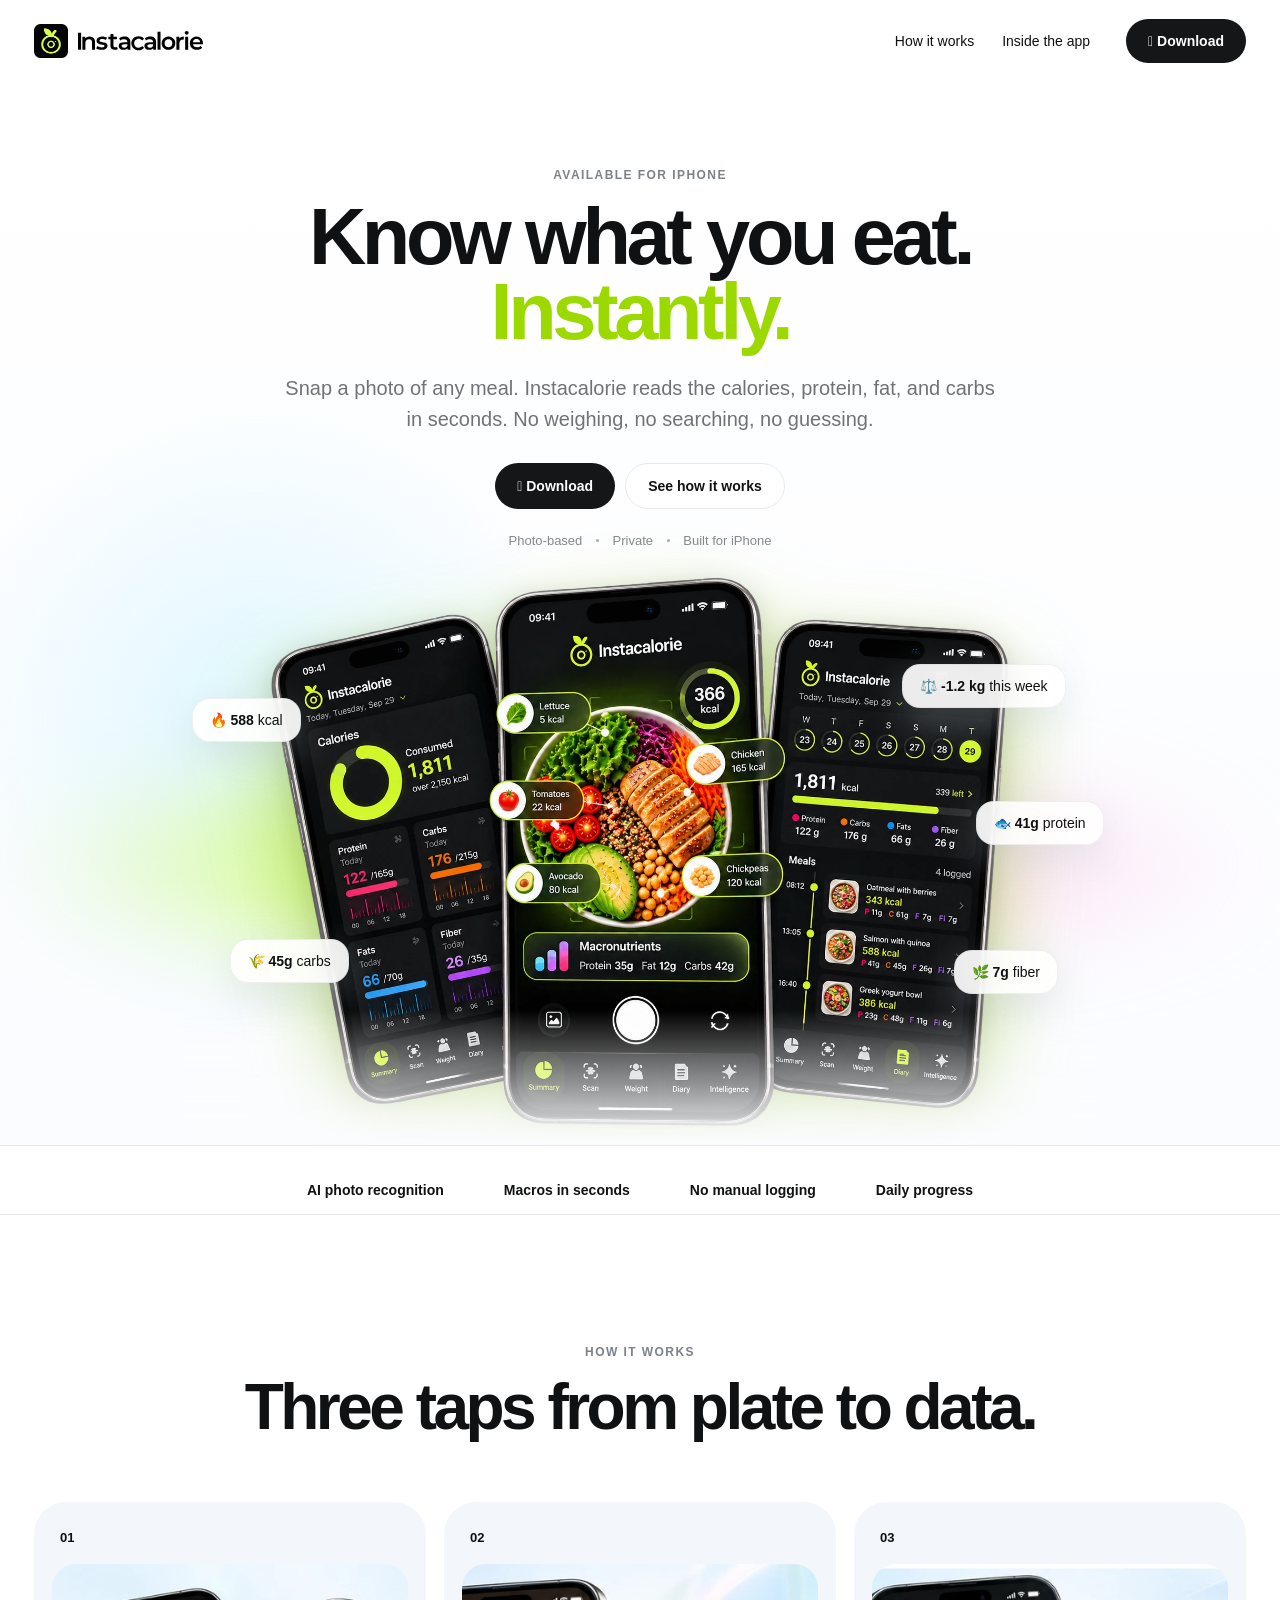
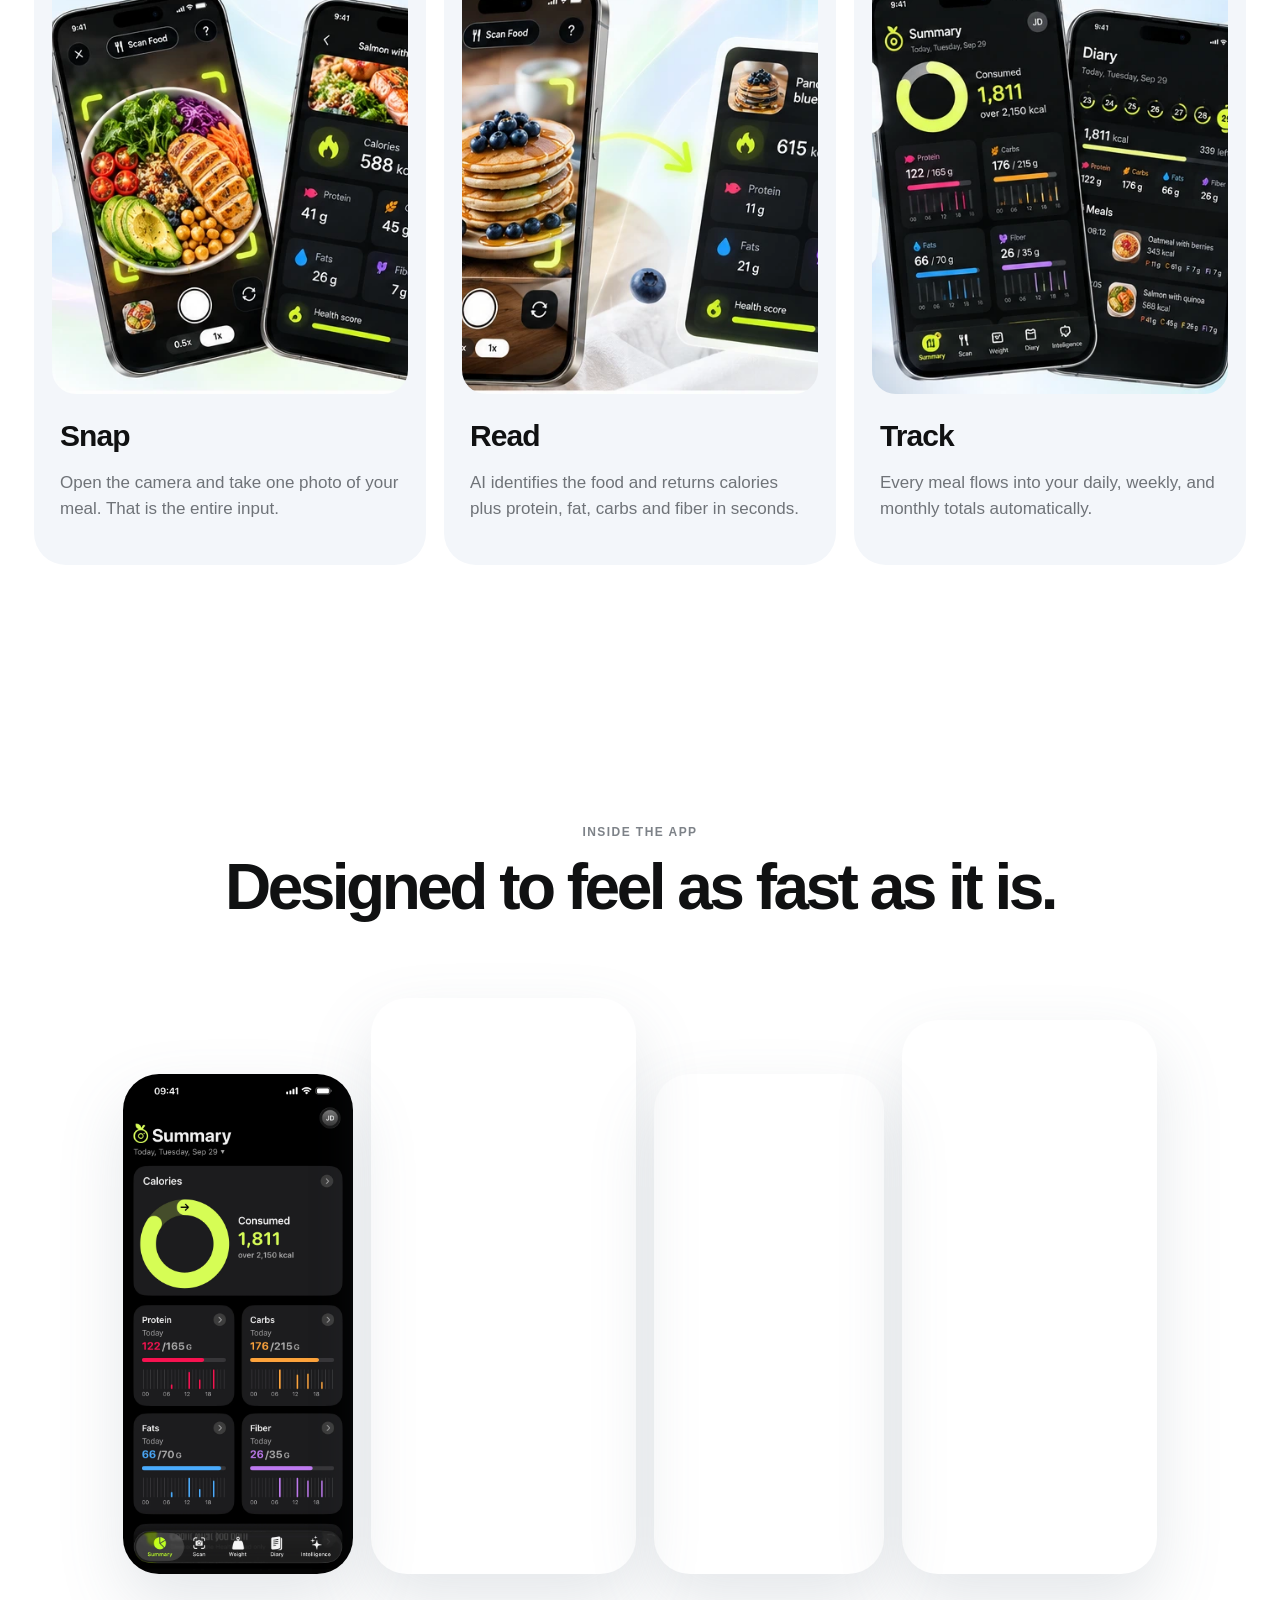
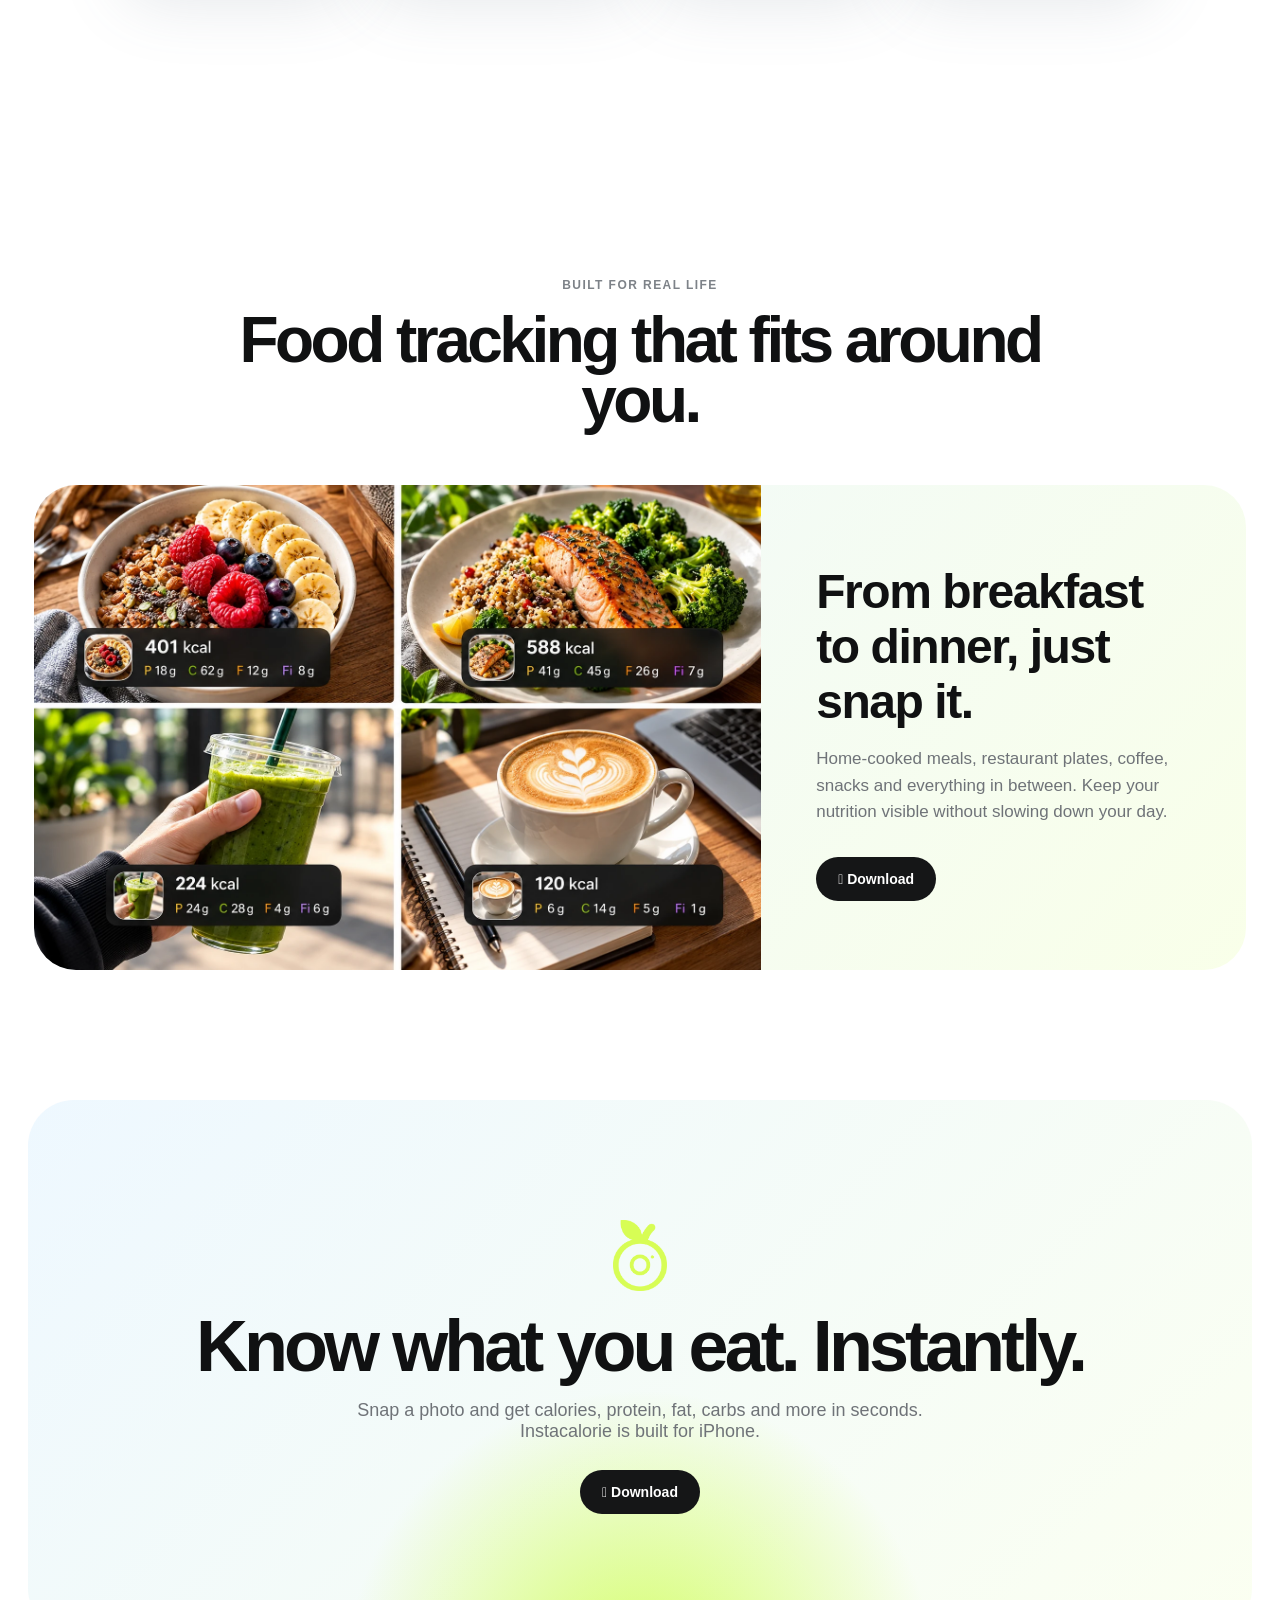
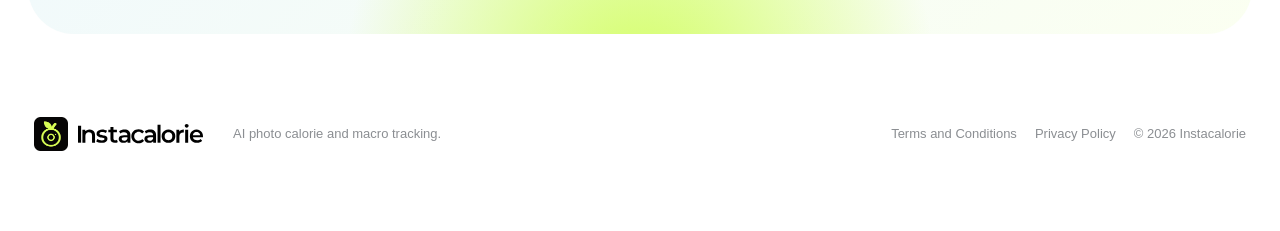
<file: index.html>
<!doctype html><html lang="en"><head>
<meta charset="utf-8">
<script>document.documentElement.classList.add("js")</script>
<meta name="viewport" content="width=device-width,initial-scale=1,viewport-fit=cover">
<title>Instacalorie. Know what you eat. Instantly.</title>
<meta name="description" content="Snap a photo of any meal. Instacalorie reads the calories, protein, fat and carbs in seconds. AI photo calorie and macro tracker for iPhone.">
<meta name="robots" content="index,follow,max-image-preview:large,max-snippet:-1">
<link rel="canonical" href="https://instacalorie.com/">
<meta name="theme-color" content="#9bd900">
<meta property="og:type" content="website">
<meta property="og:site_name" content="Instacalorie">
<meta property="og:title" content="Instacalorie. Know what you eat. Instantly.">
<meta property="og:description" content="Snap a photo of any meal and get calories, protein, fat and carbs in seconds. Built for iPhone.">
<meta property="og:url" content="https://instacalorie.com/">
<meta property="og:image" content="https://instacalorie.com/assets/og.jpg">
<meta property="og:image:width" content="1200">
<meta property="og:image:height" content="627">
<meta property="og:image:alt" content="Instacalorie">
<meta name="twitter:card" content="summary_large_image">
<meta name="twitter:title" content="Instacalorie. Know what you eat. Instantly.">
<meta name="twitter:description" content="Snap a photo of any meal and get calories, protein, fat and carbs in seconds. Built for iPhone.">
<meta name="twitter:image" content="https://instacalorie.com/assets/og.jpg">
<link rel="icon" type="image/png" sizes="32x32" href="/assets/img/favicon-32.png">
<link rel="apple-touch-icon" sizes="180x180" href="/assets/img/favicon-180.png">
<link rel="manifest" href="/site.webmanifest">
<link rel="preload" as="image" href="assets/hero.webp" fetchpriority="high">
<link rel="stylesheet" href="styles.css">
<meta property="og:locale" content="en_US">
<meta name="apple-itunes-app" content="app-id=6816730159">
<script type="application/ld+json">
{
  "@context": "https://schema.org",
  "@graph": [
    {
      "@type": "Organization",
      "@id": "https://instacalorie.com/#org",
      "name": "Instacalorie",
      "url": "https://instacalorie.com/",
      "logo": "https://instacalorie.com/assets/logo.png",
      "email": "instacalorieapp@gmail.com"
    },
    {
      "@type": "WebSite",
      "@id": "https://instacalorie.com/#site",
      "url": "https://instacalorie.com/",
      "name": "Instacalorie",
      "publisher": {"@id": "https://instacalorie.com/#org"},
      "inLanguage": "en"
    },
    {
      "@type": "MobileApplication",
      "@id": "https://instacalorie.com/#app",
      "name": "Instacalorie",
      "url": "https://instacalorie.com/",
      "installUrl": "https://apps.apple.com/us/app/instacalorie-ai-calorie-scan/id6816730159",
      "sameAs": ["https://apps.apple.com/us/app/instacalorie-ai-calorie-scan/id6816730159"],
      "image": "https://instacalorie.com/assets/og.jpg",
      "description": "Snap a photo of any meal and get calories, protein, fat, carbs and fiber in seconds. Meals roll into daily, weekly and monthly totals, with a diary, weight tracking and goals.",
      "operatingSystem": "iOS",
      "applicationCategory": "HealthApplication",
      "offers": {"@type": "Offer", "price": "0", "priceCurrency": "USD", "description": "Free to download. Scanning, Intelligence and goal suggestions need a Premium subscription with a free week."},
      "author": {"@id": "https://instacalorie.com/#org"}
    }
  ]
}
</script>
</head><body>
<header class="nav"><a class="brand" href="#"><img src="assets/logo.png" alt="" width="256" height="256" decoding="async"><img class="wordmark" src="/assets/wordmark.svg" alt="Instacalorie" width="125" height="20" decoding="async"></a><nav><a href="#how">How it works</a><a href="#inside">Inside the app</a></nav><a class="pill dark appstore" href="https://apps.apple.com/us/app/instacalorie-ai-calorie-scan/id6816730159" target="_blank" rel="noopener"> Download</a></header>
<main>
<section class="hero"><div class="eyebrow rise">Available for iPhone</div><h1 class="rise">Know what you eat.<br><em>Instantly.</em></h1><p class="rise">Snap a photo of any meal. Instacalorie reads the calories, protein, fat, and carbs in seconds. No weighing, no searching, no guessing.</p><div class="actions rise"><a class="pill dark appstore" href="https://apps.apple.com/us/app/instacalorie-ai-calorie-scan/id6816730159" target="_blank" rel="noopener"> Download</a><a class="pill light" href="#how">See how it works</a></div><div class="trust rise">Photo-based <i></i> Private <i></i> Built for iPhone</div><div class="hero-art rise"><span class="aurora" aria-hidden="true"></span><img class="ph hero-img" src="assets/hero.webp" alt="Three phones showing the Summary, a meal scan with its ingredients and calories, and the Diary" width="1444" height="1089" fetchpriority="high" decoding="async"><div class="float f1" aria-hidden="true">🔥 <b>588</b> kcal</div><div class="float f2" aria-hidden="true">🐟 <b>41g</b> protein</div><div class="float f3" aria-hidden="true">🌾 <b>45g</b> carbs</div><div class="float f4" aria-hidden="true">⚖️ <b>-1.2 kg</b> this week</div><div class="float f5" aria-hidden="true">🌿 <b>7g</b> fiber</div></div></section>
<section class="ticker" data-stagger><span class="reveal">AI photo recognition</span><span class="reveal">Macros in seconds</span><span class="reveal">No manual logging</span><span class="reveal">Daily progress</span></section>
<section id="how" class="section"><div class="kicker reveal">How it works</div><h2 class="reveal">Three taps from plate to data.</h2><div class="steps" data-stagger><article class="reveal"><b>01</b><div class="media"><img class="ph" src="assets/scan-ai.webp" alt="A phone photographing a plate of food" width="768" height="512" loading="lazy" decoding="async"></div><h3>Snap</h3><p>Open the camera and take one photo of your meal. That is the entire input.</p></article><article class="reveal"><b>02</b><div class="media"><img class="ph" src="assets/breakfast-ai.webp" alt="A breakfast plate" width="768" height="512" loading="lazy" decoding="async"></div><h3>Read</h3><p>AI identifies the food and returns calories plus protein, fat, carbs and fiber in seconds.</p></article><article class="reveal"><b>03</b><div class="media"><img class="ph" src="assets/dashboard-ai.webp" alt="Daily totals on a phone" width="768" height="512" loading="lazy" decoding="async"></div><h3>Track</h3><p>Every meal flows into your daily, weekly, and monthly totals automatically.</p></article></div></section>

<section id="inside" class="section"><div class="kicker reveal">Inside the app</div><h2 class="reveal">Designed to feel as fast as it is.</h2><p class="swipe reveal" aria-hidden="true">Swipe to see more</p><div class="phones" data-stagger><img class="ph reveal" src="assets/summary.webp" alt="Summary screen" width="1320" height="2868" loading="lazy" decoding="async"><img class="ph reveal" src="assets/calories.webp" alt="Calories page" width="1320" height="2868" loading="lazy" decoding="async"><img class="ph reveal" src="assets/diary.webp" alt="Diary screen" width="1320" height="2868" loading="lazy" decoding="async"><img class="ph reveal" src="assets/meal.webp" alt="Meal page" width="851" height="1848" loading="lazy" decoding="async"></div></section>
<section class="section"><div class="kicker reveal">Built for real life</div><h2 class="reveal">Food tracking that fits around you.</h2><div class="life reveal"><img class="ph" src="assets/lifestyle-ai.webp" alt="Four meals with their calories and macros: a fruit bowl, salmon with quinoa, a green smoothie and a coffee" width="1536" height="1024" loading="lazy" decoding="async"><div class="life-copy"><h3>From breakfast to dinner, just snap it.</h3><p>Home-cooked meals, restaurant plates, coffee, snacks and everything in between. Keep your nutrition visible without slowing down your day.</p><a class="pill dark appstore" href="https://apps.apple.com/us/app/instacalorie-ai-calorie-scan/id6816730159" target="_blank" rel="noopener"> Download</a></div></div></section>
<section id="cta" class="cta" data-stagger><img class="reveal" src="assets/mark.png" alt="" width="685" height="899" loading="lazy" decoding="async"><h2 class="reveal">Know what you eat. Instantly.</h2><p class="reveal">Snap a photo and get calories, protein, fat, carbs and more in seconds. Instacalorie is built for iPhone.</p><a class="pill dark appstore reveal" href="https://apps.apple.com/us/app/instacalorie-ai-calorie-scan/id6816730159" target="_blank" rel="noopener"> Download</a></section>
</main><footer><a class="brand" href="/"><img src="/assets/logo.png" alt="" width="256" height="256" loading="lazy" decoding="async"><img class="wordmark" src="/assets/wordmark.svg" alt="Instacalorie" width="125" height="20" loading="lazy" decoding="async"></a><span class="tagline">AI photo calorie and macro tracking.</span><span class="foot-links"><a href="/terms/">Terms and Conditions</a><a href="/privacy/">Privacy Policy</a><span>© 2026 Instacalorie</span></span></footer>
<script src="script.js"></script></body></html>
</file>
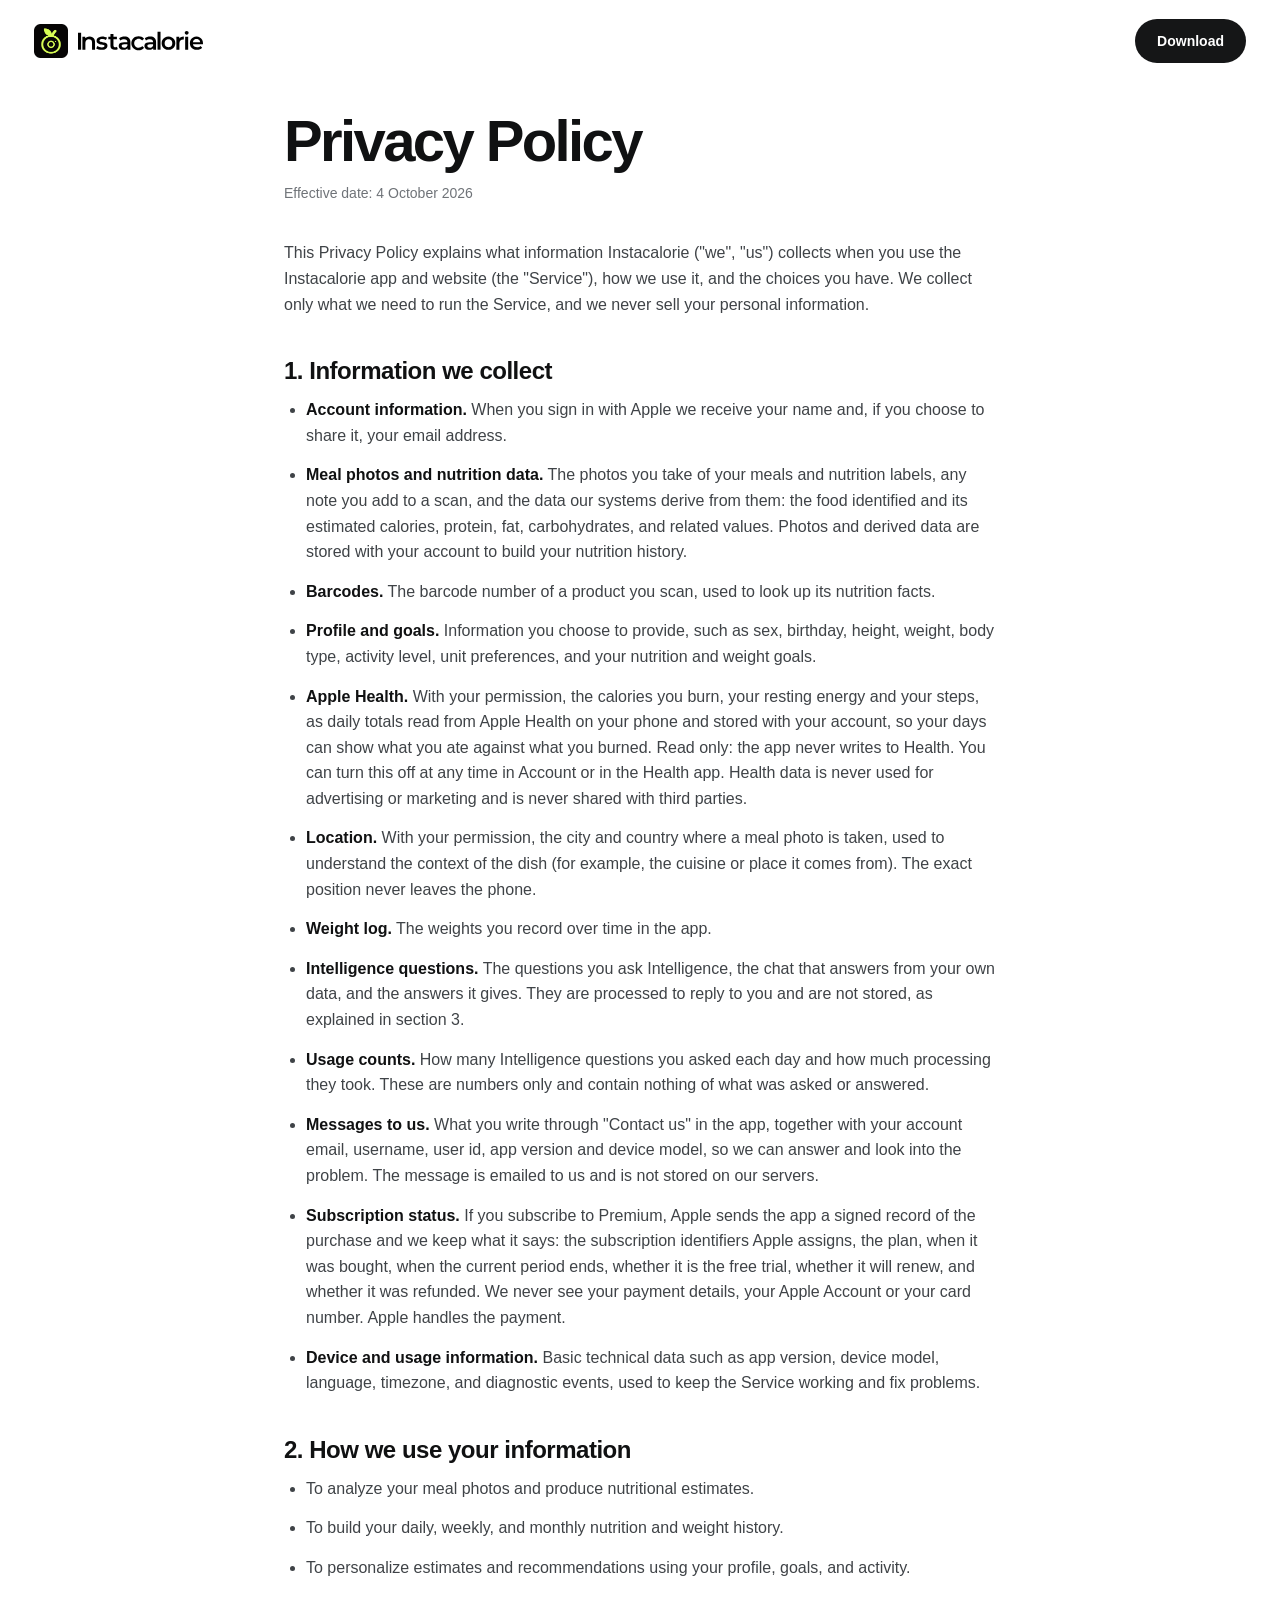
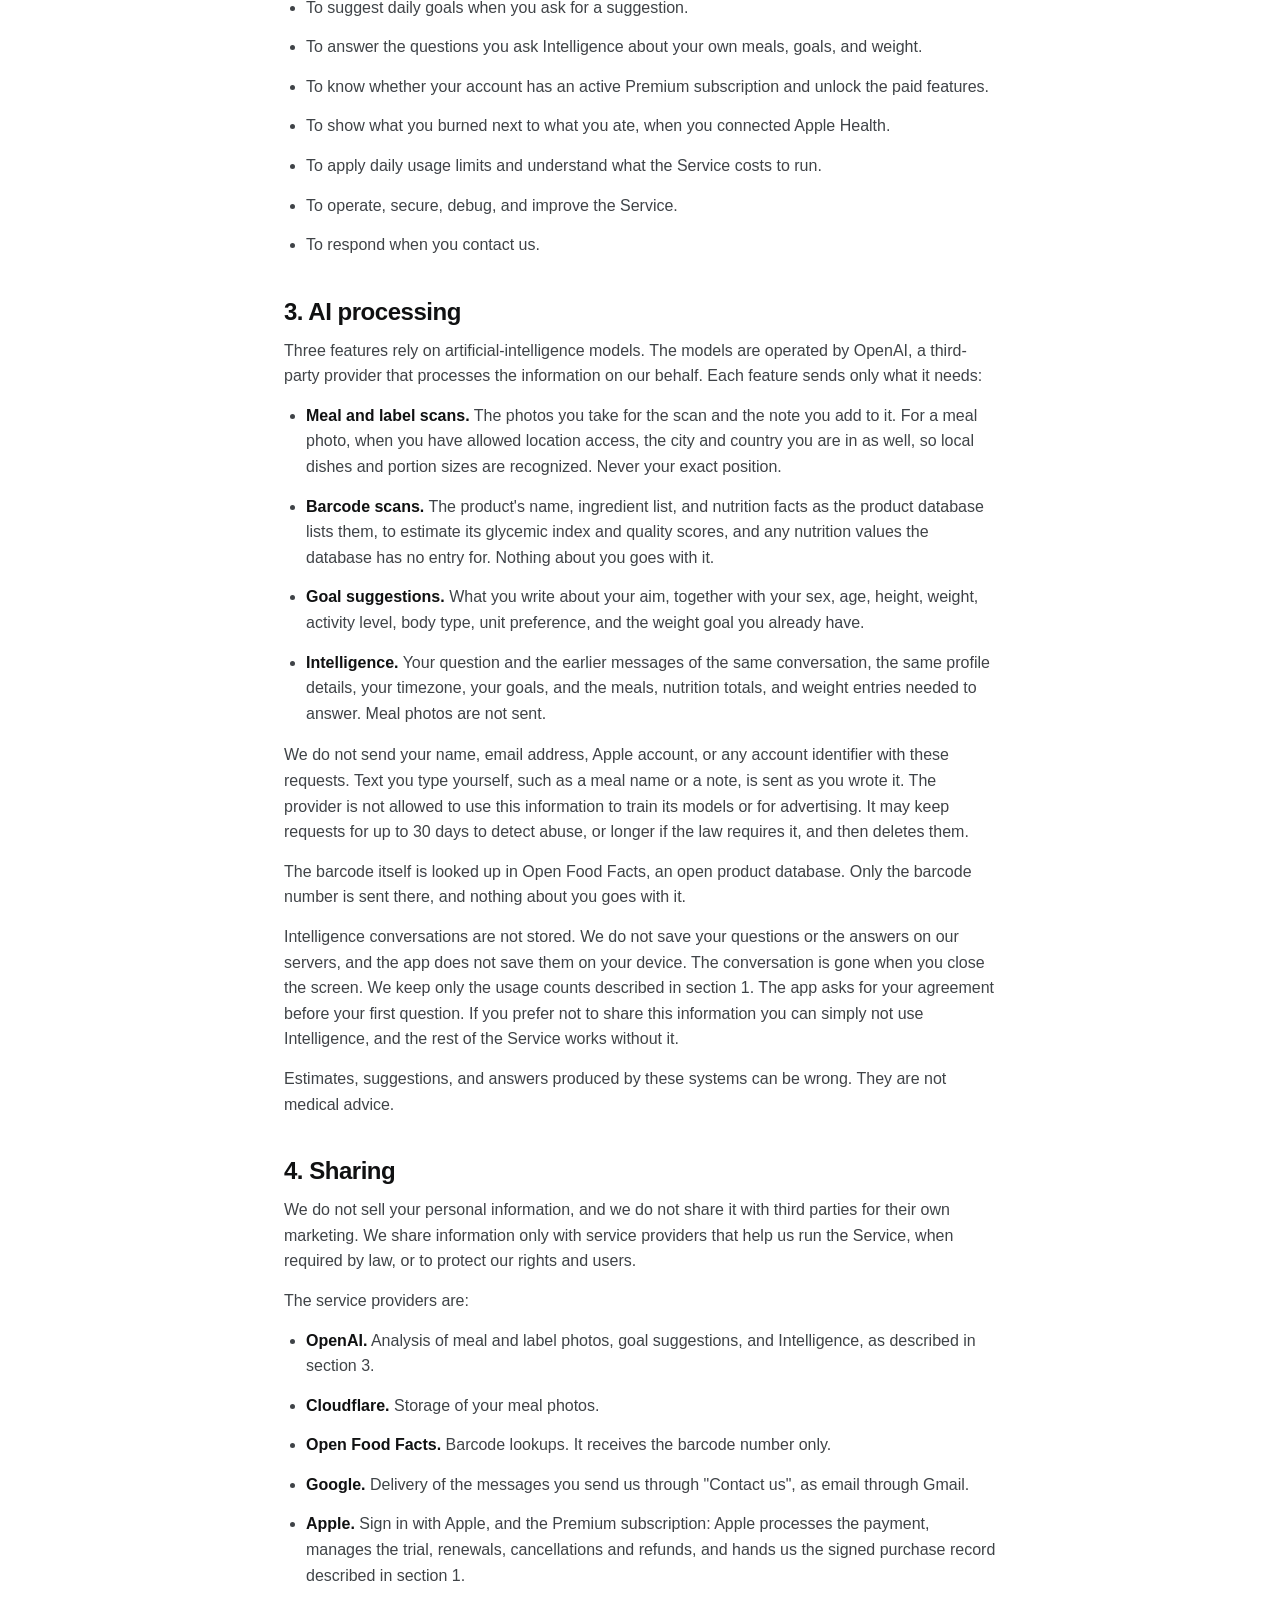
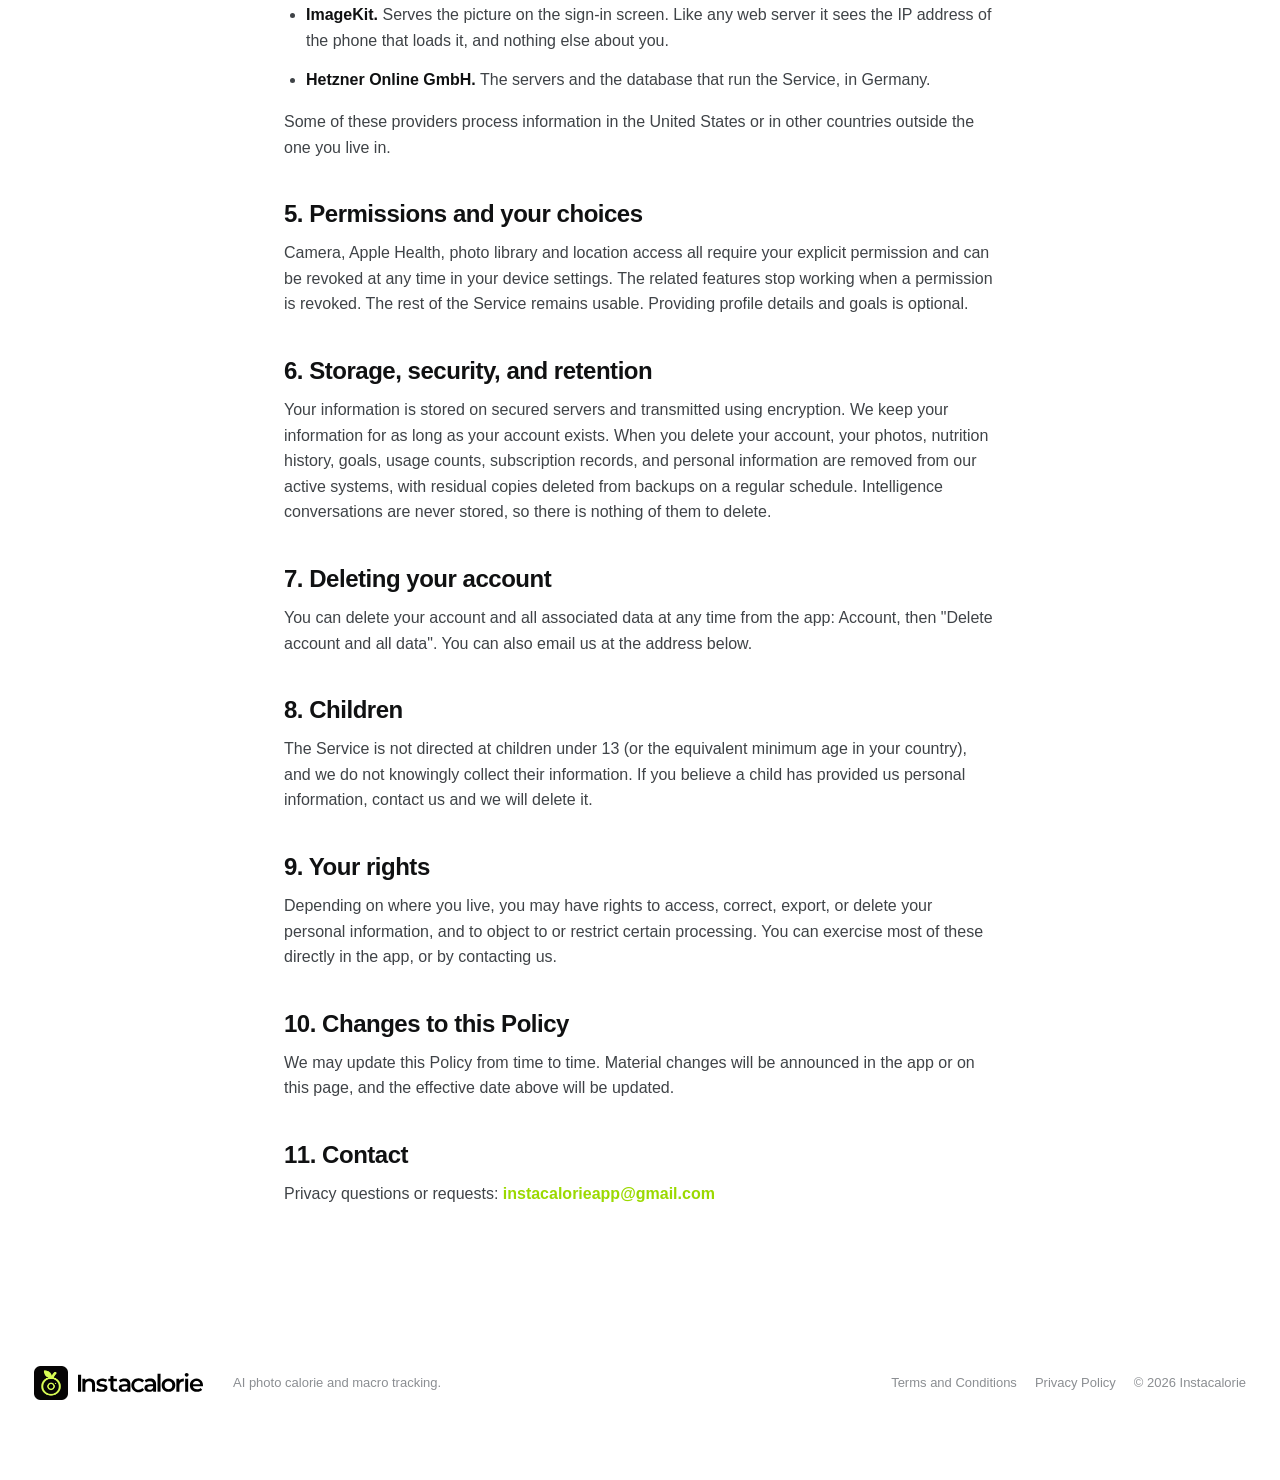
<file: privacy/index.html>
<!doctype html>
<html lang="en">
<head>
<meta charset="utf-8">
<meta name="viewport" content="width=device-width,initial-scale=1,viewport-fit=cover">
<title>Privacy Policy · Instacalorie</title>
<meta name="description" content="Privacy Policy for the Instacalorie app.">
<meta name="robots" content="index,follow">
<link rel="canonical" href="https://instacalorie.com/privacy/">
<meta name="theme-color" content="#9bd900">
<link rel="icon" type="image/png" sizes="32x32" href="/assets/img/favicon-32.png">
<link rel="apple-touch-icon" sizes="180x180" href="/assets/img/favicon-180.png">
<link rel="stylesheet" href="/styles.css">
</head>
<body>
<header class="nav"><a class="brand" href="/"><img src="/assets/logo.png" alt=""><img class="wordmark" src="/assets/wordmark.svg" alt="Instacalorie"></a><a class="pill dark appstore" href="https://apps.apple.com/us/app/instacalorie-ai-calorie-scan/id6816730159" target="_blank" rel="noopener"> Download</a></header>
<main class="legal">
  <h1>Privacy Policy</h1>
  <p class="updated">Effective date: 4 October 2026</p>

  <p>This Privacy Policy explains what information Instacalorie ("we", "us") collects when you use the Instacalorie app and website (the "Service"), how we use it, and the choices you have. We collect only what we need to run the Service, and we never sell your personal information.</p>

  <h2>1. Information we collect</h2>
  <ul>
    <li><strong>Account information.</strong> When you sign in with Apple we receive your name and, if you choose to share it, your email address.</li>
    <li><strong>Meal photos and nutrition data.</strong> The photos you take of your meals and nutrition labels, any note you add to a scan, and the data our systems derive from them: the food identified and its estimated calories, protein, fat, carbohydrates, and related values. Photos and derived data are stored with your account to build your nutrition history.</li>
    <li><strong>Barcodes.</strong> The barcode number of a product you scan, used to look up its nutrition facts.</li>
    <li><strong>Profile and goals.</strong> Information you choose to provide, such as sex, birthday, height, weight, body type, activity level, unit preferences, and your nutrition and weight goals.</li>
    <li><strong>Apple Health.</strong> With your permission, the calories you burn, your resting energy and your steps, as daily totals read from Apple Health on your phone and stored with your account, so your days can show what you ate against what you burned. Read only: the app never writes to Health. You can turn this off at any time in Account or in the Health app. Health data is never used for advertising or marketing and is never shared with third parties.</li>
    <li><strong>Location.</strong> With your permission, the city and country where a meal photo is taken, used to understand the context of the dish (for example, the cuisine or place it comes from). The exact position never leaves the phone.</li>
    <li><strong>Weight log.</strong> The weights you record over time in the app.</li>
    <li><strong>Intelligence questions.</strong> The questions you ask Intelligence, the chat that answers from your own data, and the answers it gives. They are processed to reply to you and are not stored, as explained in section 3.</li>
    <li><strong>Usage counts.</strong> How many Intelligence questions you asked each day and how much processing they took. These are numbers only and contain nothing of what was asked or answered.</li>
    <li><strong>Messages to us.</strong> What you write through "Contact us" in the app, together with your account email, username, user id, app version and device model, so we can answer and look into the problem. The message is emailed to us and is not stored on our servers.</li>
    <li><strong>Subscription status.</strong> If you subscribe to Premium, Apple sends the app a signed record of the purchase and we keep what it says: the subscription identifiers Apple assigns, the plan, when it was bought, when the current period ends, whether it is the free trial, whether it will renew, and whether it was refunded. We never see your payment details, your Apple Account or your card number. Apple handles the payment.</li>
    <li><strong>Device and usage information.</strong> Basic technical data such as app version, device model, language, timezone, and diagnostic events, used to keep the Service working and fix problems.</li>
  </ul>

  <h2>2. How we use your information</h2>
  <ul>
    <li>To analyze your meal photos and produce nutritional estimates.</li>
    <li>To build your daily, weekly, and monthly nutrition and weight history.</li>
    <li>To personalize estimates and recommendations using your profile, goals, and activity.</li>
    <li>To suggest daily goals when you ask for a suggestion.</li>
    <li>To answer the questions you ask Intelligence about your own meals, goals, and weight.</li>
    <li>To know whether your account has an active Premium subscription and unlock the paid features.</li>
    <li>To show what you burned next to what you ate, when you connected Apple Health.</li>
    <li>To apply daily usage limits and understand what the Service costs to run.</li>
    <li>To operate, secure, debug, and improve the Service.</li>
    <li>To respond when you contact us.</li>
  </ul>

  <h2>3. AI processing</h2>
  <p>Three features rely on artificial-intelligence models. The models are operated by OpenAI, a third-party provider that processes the information on our behalf. Each feature sends only what it needs:</p>
  <ul>
    <li><strong>Meal and label scans.</strong> The photos you take for the scan and the note you add to it. For a meal photo, when you have allowed location access, the city and country you are in as well, so local dishes and portion sizes are recognized. Never your exact position.</li>
    <li><strong>Barcode scans.</strong> The product's name, ingredient list, and nutrition facts as the product database lists them, to estimate its glycemic index and quality scores, and any nutrition values the database has no entry for. Nothing about you goes with it.</li>
    <li><strong>Goal suggestions.</strong> What you write about your aim, together with your sex, age, height, weight, activity level, body type, unit preference, and the weight goal you already have.</li>
    <li><strong>Intelligence.</strong> Your question and the earlier messages of the same conversation, the same profile details, your timezone, your goals, and the meals, nutrition totals, and weight entries needed to answer. Meal photos are not sent.</li>
  </ul>
  <p>We do not send your name, email address, Apple account, or any account identifier with these requests. Text you type yourself, such as a meal name or a note, is sent as you wrote it. The provider is not allowed to use this information to train its models or for advertising. It may keep requests for up to 30 days to detect abuse, or longer if the law requires it, and then deletes them.</p>
  <p>The barcode itself is looked up in Open Food Facts, an open product database. Only the barcode number is sent there, and nothing about you goes with it.</p>
  <p>Intelligence conversations are not stored. We do not save your questions or the answers on our servers, and the app does not save them on your device. The conversation is gone when you close the screen. We keep only the usage counts described in section 1. The app asks for your agreement before your first question. If you prefer not to share this information you can simply not use Intelligence, and the rest of the Service works without it.</p>
  <p>Estimates, suggestions, and answers produced by these systems can be wrong. They are not medical advice.</p>

  <h2>4. Sharing</h2>
  <p>We do not sell your personal information, and we do not share it with third parties for their own marketing. We share information only with service providers that help us run the Service, when required by law, or to protect our rights and users.</p>
  <p>The service providers are:</p>
  <ul>
    <li><strong>OpenAI.</strong> Analysis of meal and label photos, goal suggestions, and Intelligence, as described in section 3.</li>
    <li><strong>Cloudflare.</strong> Storage of your meal photos.</li>
    <li><strong>Open Food Facts.</strong> Barcode lookups. It receives the barcode number only.</li>
    <li><strong>Google.</strong> Delivery of the messages you send us through "Contact us", as email through Gmail.</li>
    <li><strong>Apple.</strong> Sign in with Apple, and the Premium subscription: Apple processes the payment, manages the trial, renewals, cancellations and refunds, and hands us the signed purchase record described in section 1.</li>
    <li><strong>ImageKit.</strong> Serves the picture on the sign-in screen. Like any web server it sees the IP address of the phone that loads it, and nothing else about you.</li>
    <li><strong>Hetzner Online GmbH.</strong> The servers and the database that run the Service, in Germany.</li>
  </ul>
  <p>Some of these providers process information in the United States or in other countries outside the one you live in.</p>

  <h2>5. Permissions and your choices</h2>
  <p>Camera, Apple Health, photo library and location access all require your explicit permission and can be revoked at any time in your device settings. The related features stop working when a permission is revoked. The rest of the Service remains usable. Providing profile details and goals is optional.</p>

  <h2>6. Storage, security, and retention</h2>
  <p>Your information is stored on secured servers and transmitted using encryption. We keep your information for as long as your account exists. When you delete your account, your photos, nutrition history, goals, usage counts, subscription records, and personal information are removed from our active systems, with residual copies deleted from backups on a regular schedule. Intelligence conversations are never stored, so there is nothing of them to delete.</p>

  <h2>7. Deleting your account</h2>
  <p>You can delete your account and all associated data at any time from the app: Account, then "Delete account and all data". You can also email us at the address below.</p>

  <h2>8. Children</h2>
  <p>The Service is not directed at children under 13 (or the equivalent minimum age in your country), and we do not knowingly collect their information. If you believe a child has provided us personal information, contact us and we will delete it.</p>

  <h2>9. Your rights</h2>
  <p>Depending on where you live, you may have rights to access, correct, export, or delete your personal information, and to object to or restrict certain processing. You can exercise most of these directly in the app, or by contacting us.</p>

  <h2>10. Changes to this Policy</h2>
  <p>We may update this Policy from time to time. Material changes will be announced in the app or on this page, and the effective date above will be updated.</p>

  <h2>11. Contact</h2>
  <p>Privacy questions or requests: <a href="mailto:instacalorieapp@gmail.com">instacalorieapp@gmail.com</a></p>
</main>
<footer><a class="brand" href="/"><img src="/assets/logo.png" alt=""><img class="wordmark" src="/assets/wordmark.svg" alt="Instacalorie"></a><span class="tagline">AI photo calorie and macro tracking.</span><span class="foot-links"><a href="/terms/">Terms and Conditions</a><a href="/privacy/">Privacy Policy</a><span>© 2026 Instacalorie</span></span></footer>
</body>
</html>
</file>
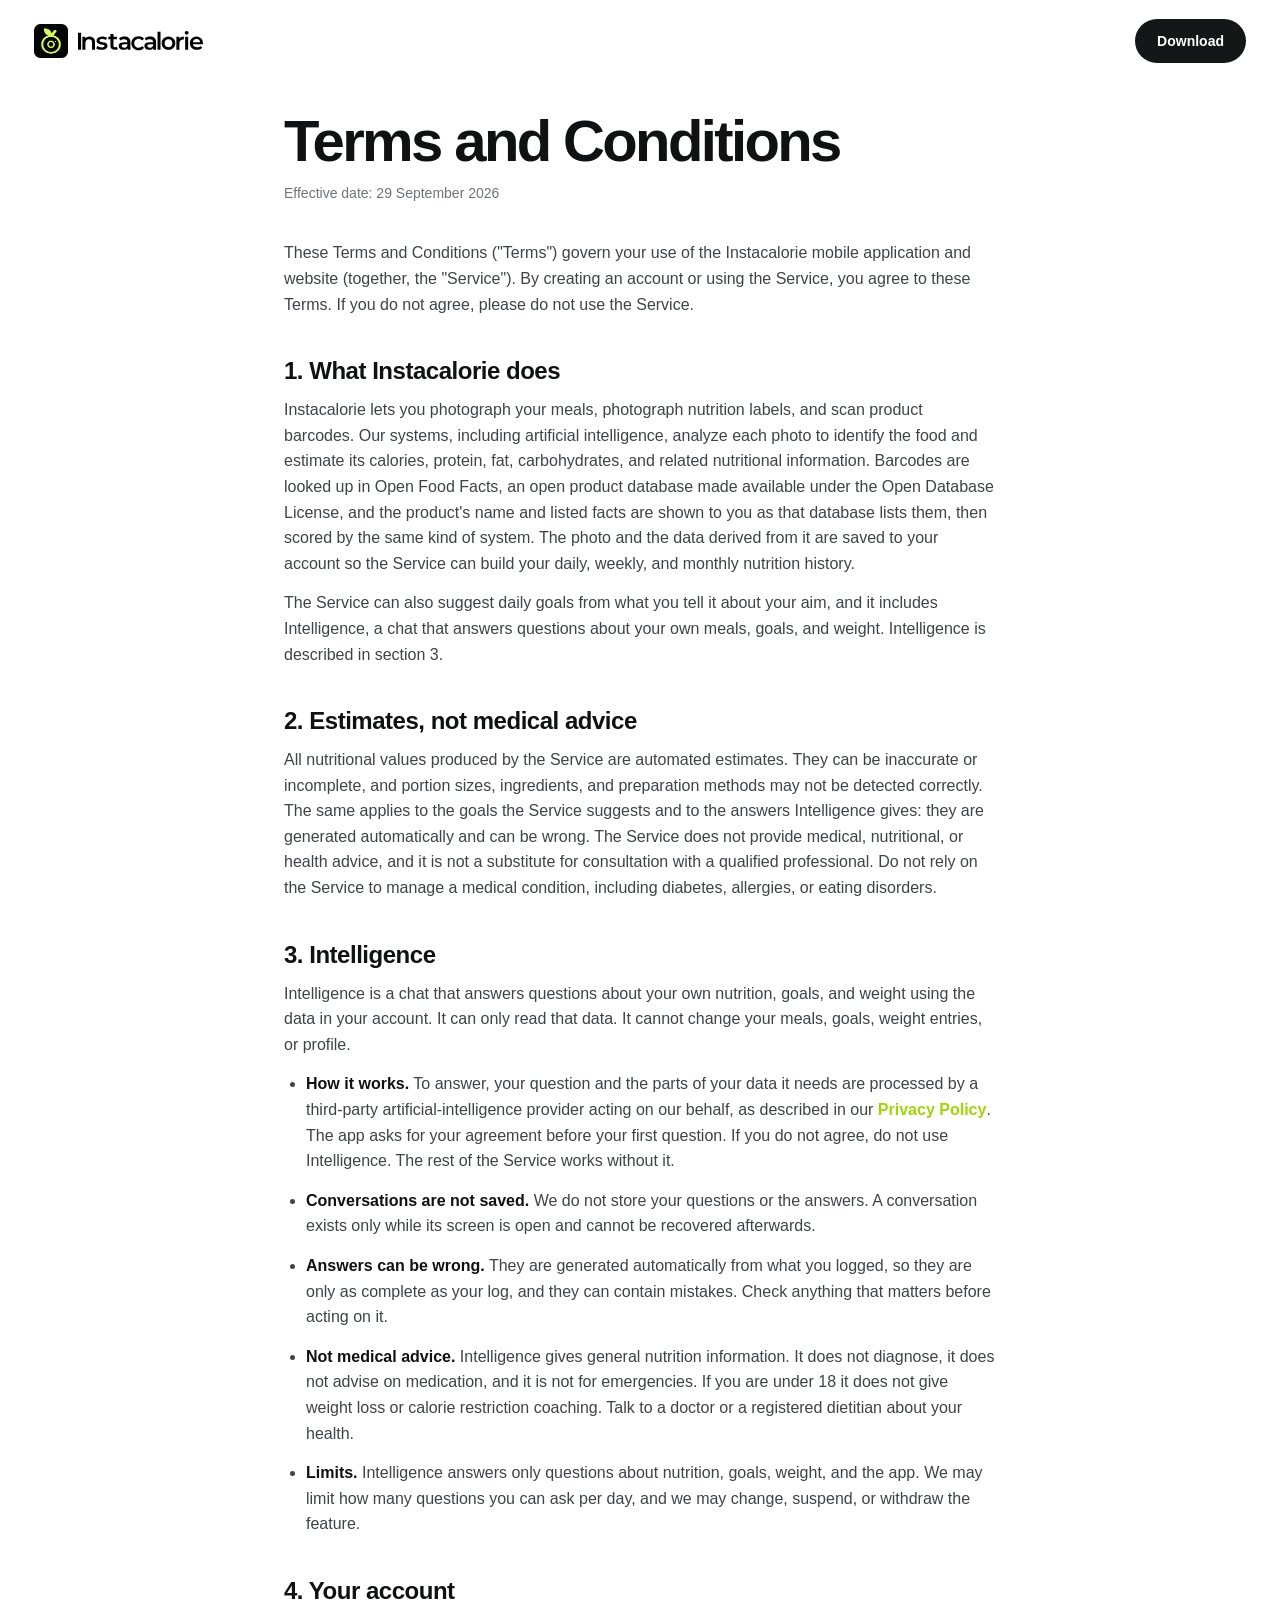
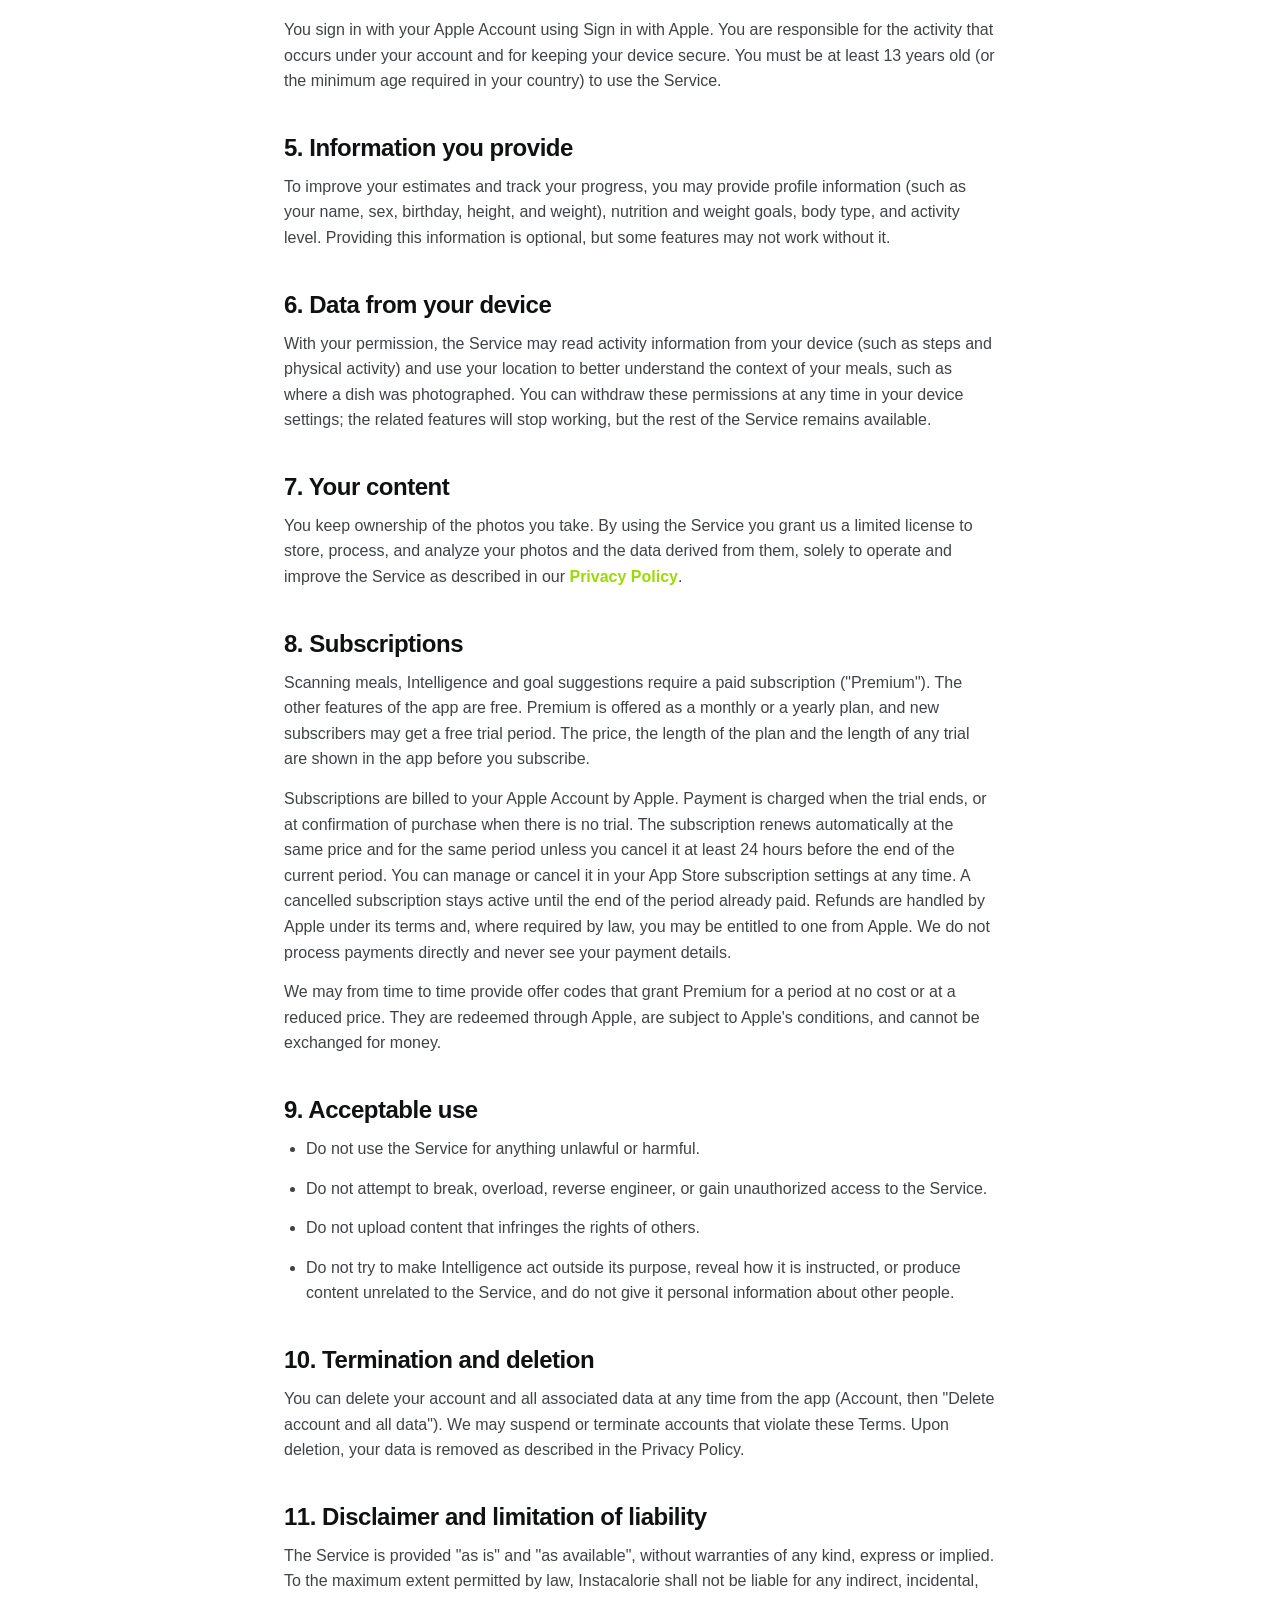
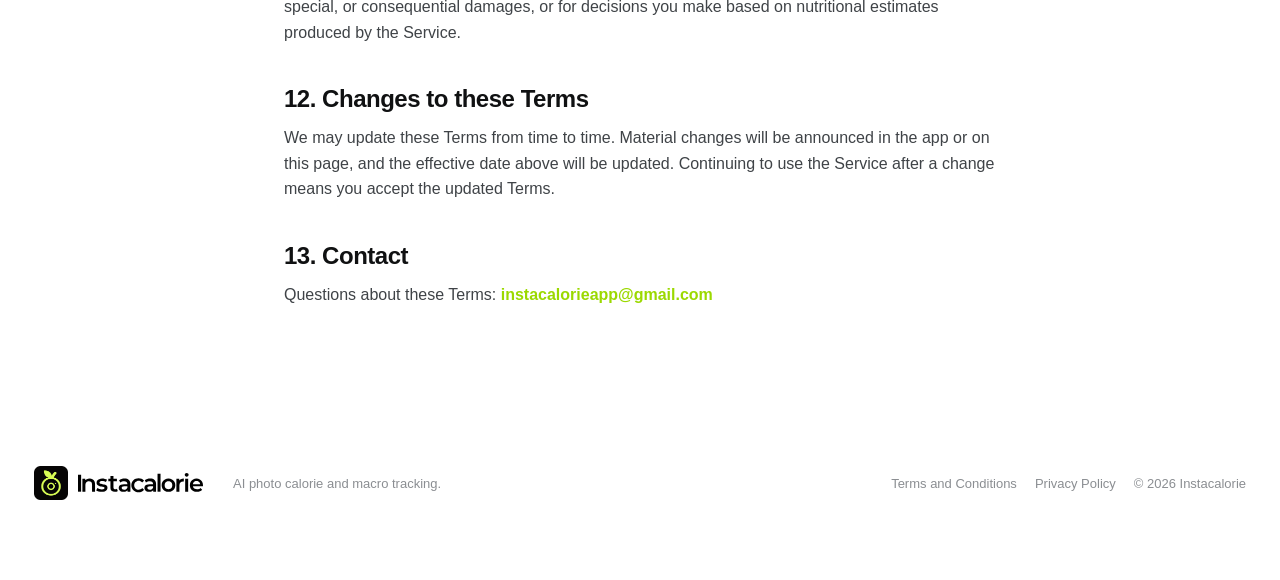
<file: terms/index.html>
<!doctype html>
<html lang="en">
<head>
<meta charset="utf-8">
<meta name="viewport" content="width=device-width,initial-scale=1,viewport-fit=cover">
<title>Terms and Conditions · Instacalorie</title>
<meta name="description" content="Terms and Conditions for the Instacalorie app.">
<meta name="robots" content="index,follow">
<link rel="canonical" href="https://instacalorie.com/terms/">
<meta name="theme-color" content="#9bd900">
<link rel="icon" type="image/png" sizes="32x32" href="/assets/img/favicon-32.png">
<link rel="apple-touch-icon" sizes="180x180" href="/assets/img/favicon-180.png">
<link rel="stylesheet" href="/styles.css">
</head>
<body>
<header class="nav"><a class="brand" href="/"><img src="/assets/logo.png" alt=""><img class="wordmark" src="/assets/wordmark.svg" alt="Instacalorie"></a><a class="pill dark appstore" href="https://apps.apple.com/us/app/instacalorie-ai-calorie-scan/id6816730159" target="_blank" rel="noopener"> Download</a></header>
<main class="legal">
  <h1>Terms and Conditions</h1>
  <p class="updated">Effective date: 29 September 2026</p>

  <p>These Terms and Conditions ("Terms") govern your use of the Instacalorie mobile application and website (together, the "Service"). By creating an account or using the Service, you agree to these Terms. If you do not agree, please do not use the Service.</p>

  <h2>1. What Instacalorie does</h2>
  <p>Instacalorie lets you photograph your meals, photograph nutrition labels, and scan product barcodes. Our systems, including artificial intelligence, analyze each photo to identify the food and estimate its calories, protein, fat, carbohydrates, and related nutritional information. Barcodes are looked up in Open Food Facts, an open product database made available under the Open Database License, and the product's name and listed facts are shown to you as that database lists them, then scored by the same kind of system. The photo and the data derived from it are saved to your account so the Service can build your daily, weekly, and monthly nutrition history.</p>
  <p>The Service can also suggest daily goals from what you tell it about your aim, and it includes Intelligence, a chat that answers questions about your own meals, goals, and weight. Intelligence is described in section 3.</p>

  <h2>2. Estimates, not medical advice</h2>
  <p>All nutritional values produced by the Service are automated estimates. They can be inaccurate or incomplete, and portion sizes, ingredients, and preparation methods may not be detected correctly. The same applies to the goals the Service suggests and to the answers Intelligence gives: they are generated automatically and can be wrong. The Service does not provide medical, nutritional, or health advice, and it is not a substitute for consultation with a qualified professional. Do not rely on the Service to manage a medical condition, including diabetes, allergies, or eating disorders.</p>

  <h2>3. Intelligence</h2>
  <p>Intelligence is a chat that answers questions about your own nutrition, goals, and weight using the data in your account. It can only read that data. It cannot change your meals, goals, weight entries, or profile.</p>
  <ul>
    <li><strong>How it works.</strong> To answer, your question and the parts of your data it needs are processed by a third-party artificial-intelligence provider acting on our behalf, as described in our <a href="/privacy/">Privacy Policy</a>. The app asks for your agreement before your first question. If you do not agree, do not use Intelligence. The rest of the Service works without it.</li>
    <li><strong>Conversations are not saved.</strong> We do not store your questions or the answers. A conversation exists only while its screen is open and cannot be recovered afterwards.</li>
    <li><strong>Answers can be wrong.</strong> They are generated automatically from what you logged, so they are only as complete as your log, and they can contain mistakes. Check anything that matters before acting on it.</li>
    <li><strong>Not medical advice.</strong> Intelligence gives general nutrition information. It does not diagnose, it does not advise on medication, and it is not for emergencies. If you are under 18 it does not give weight loss or calorie restriction coaching. Talk to a doctor or a registered dietitian about your health.</li>
    <li><strong>Limits.</strong> Intelligence answers only questions about nutrition, goals, weight, and the app. We may limit how many questions you can ask per day, and we may change, suspend, or withdraw the feature.</li>
  </ul>

  <h2>4. Your account</h2>
  <p>You sign in with your Apple Account using Sign in with Apple. You are responsible for the activity that occurs under your account and for keeping your device secure. You must be at least 13 years old (or the minimum age required in your country) to use the Service.</p>

  <h2>5. Information you provide</h2>
  <p>To improve your estimates and track your progress, you may provide profile information (such as your name, sex, birthday, height, and weight), nutrition and weight goals, body type, and activity level. Providing this information is optional, but some features may not work without it.</p>

  <h2>6. Data from your device</h2>
  <p>With your permission, the Service may read activity information from your device (such as steps and physical activity) and use your location to better understand the context of your meals, such as where a dish was photographed. You can withdraw these permissions at any time in your device settings; the related features will stop working, but the rest of the Service remains available.</p>

  <h2>7. Your content</h2>
  <p>You keep ownership of the photos you take. By using the Service you grant us a limited license to store, process, and analyze your photos and the data derived from them, solely to operate and improve the Service as described in our <a href="/privacy/">Privacy Policy</a>.</p>

  <h2>8. Subscriptions</h2>
  <p>Scanning meals, Intelligence and goal suggestions require a paid subscription ("Premium"). The other features of the app are free. Premium is offered as a monthly or a yearly plan, and new subscribers may get a free trial period. The price, the length of the plan and the length of any trial are shown in the app before you subscribe.</p>
  <p>Subscriptions are billed to your Apple Account by Apple. Payment is charged when the trial ends, or at confirmation of purchase when there is no trial. The subscription renews automatically at the same price and for the same period unless you cancel it at least 24 hours before the end of the current period. You can manage or cancel it in your App Store subscription settings at any time. A cancelled subscription stays active until the end of the period already paid. Refunds are handled by Apple under its terms and, where required by law, you may be entitled to one from Apple. We do not process payments directly and never see your payment details.</p>
  <p>We may from time to time provide offer codes that grant Premium for a period at no cost or at a reduced price. They are redeemed through Apple, are subject to Apple's conditions, and cannot be exchanged for money.</p>

  <h2>9. Acceptable use</h2>
  <ul>
    <li>Do not use the Service for anything unlawful or harmful.</li>
    <li>Do not attempt to break, overload, reverse engineer, or gain unauthorized access to the Service.</li>
    <li>Do not upload content that infringes the rights of others.</li>
    <li>Do not try to make Intelligence act outside its purpose, reveal how it is instructed, or produce content unrelated to the Service, and do not give it personal information about other people.</li>
  </ul>

  <h2>10. Termination and deletion</h2>
  <p>You can delete your account and all associated data at any time from the app (Account, then "Delete account and all data"). We may suspend or terminate accounts that violate these Terms. Upon deletion, your data is removed as described in the Privacy Policy.</p>

  <h2>11. Disclaimer and limitation of liability</h2>
  <p>The Service is provided "as is" and "as available", without warranties of any kind, express or implied. To the maximum extent permitted by law, Instacalorie shall not be liable for any indirect, incidental, special, or consequential damages, or for decisions you make based on nutritional estimates produced by the Service.</p>

  <h2>12. Changes to these Terms</h2>
  <p>We may update these Terms from time to time. Material changes will be announced in the app or on this page, and the effective date above will be updated. Continuing to use the Service after a change means you accept the updated Terms.</p>

  <h2>13. Contact</h2>
  <p>Questions about these Terms: <a href="mailto:instacalorieapp@gmail.com">instacalorieapp@gmail.com</a></p>
</main>
<footer><a class="brand" href="/"><img src="/assets/logo.png" alt=""><img class="wordmark" src="/assets/wordmark.svg" alt="Instacalorie"></a><span class="tagline">AI photo calorie and macro tracking.</span><span class="foot-links"><a href="/terms/">Terms and Conditions</a><a href="/privacy/">Privacy Policy</a><span>© 2026 Instacalorie</span></span></footer>
</body>
</html>
</file>
<file: styles.css>
:root{--ink:#101112;--muted:#6f7378;--lime:#caff3d;--lime2:#9bd900;--soft:#f2f6fb;--line:#e7e9eb}*{box-sizing:border-box}html{scroll-behavior:smooth}body{margin:0;font-family:-apple-system,BlinkMacSystemFont,"SF Pro Display","Segoe UI",sans-serif;color:var(--ink);background:#fff}a{color:inherit;text-decoration:none}.nav{height:82px;display:flex;align-items:center;gap:36px;max-width:1420px;margin:auto;padding:0 34px;position:relative;z-index:10}.brand{display:flex;align-items:center;gap:10px;font-weight:760;font-size:23px}.brand img{width:34px;height:34px;object-fit:contain}.nav nav{display:flex;gap:28px;margin-left:auto;font-size:14px}.nav>.brand+.pill{margin-left:auto}.pill{display:inline-flex;align-items:center;justify-content:center;border-radius:999px;padding:14px 22px;font-weight:650;font-size:14px}.dark{background:#151617;color:#fff}.light{background:#fff;border:1px solid var(--line)}.hero{text-align:center;padding:86px 24px 0;overflow:hidden;background:radial-gradient(circle at 50% 74%,rgba(202,255,61,.23),transparent 27%),radial-gradient(circle at 20% 60%,#dff7ff,transparent 27%),linear-gradient(#fff,#fbfcff)}.eyebrow,.kicker{text-transform:uppercase;letter-spacing:.12em;font-size:12px;font-weight:750;color:#7d8288}.hero h1,.section h2,.cta h2{font-size:clamp(52px,6.2vw,96px);line-height:.94;letter-spacing:-.055em;margin:18px auto 24px;max-width:1100px}.hero h1 em{font-style:normal;color:var(--lime2)}.hero>p,.lede{font-size:20px;line-height:1.55;color:var(--muted);max-width:720px;margin:0 auto 28px}.actions{display:flex;gap:10px;justify-content:center}.trust{margin:24px 0;color:#85898e;font-size:13px}.trust i{display:inline-block;width:3px;height:3px;background:#aaa;border-radius:50%;margin:0 10px 3px}.hero-art{position:relative;max-width:760px;margin:6px auto 0}.hero-img{position:relative;z-index:1;display:block;width:100%;height:auto;filter:drop-shadow(0 34px 44px rgba(155,217,0,.38)) drop-shadow(0 8px 14px rgba(16,17,18,.18))}.hero-art .aurora{position:absolute;left:-34%;right:-34%;top:36%;height:30%;border-radius:50%;background:linear-gradient(90deg,rgba(202,255,61,0),rgba(202,255,61,.55) 25%,rgba(140,230,255,.55) 50%,rgba(255,190,225,.45) 75%,rgba(202,255,61,0));filter:blur(46px);pointer-events:none}.hero-art::after{content:"";position:absolute;left:-10%;right:-10%;bottom:-2px;height:24%;background:linear-gradient(rgba(251,252,255,0),#fbfcff);z-index:2;pointer-events:none}.phone{position:absolute;border-radius:48px;box-shadow:0 35px 80px rgba(22,35,50,.22)}.p1{width:300px;left:26%;top:20px;transform:rotate(-7deg)}.p2{width:270px;right:27%;top:8px;transform:rotate(7deg)}.float{position:absolute;background:rgba(255,255,255,.92);backdrop-filter:blur(12px);border:1px solid rgba(0,0,0,.06);border-radius:18px;padding:13px 17px;box-shadow:0 14px 40px #b6c1cc55;font-size:14px}.float{z-index:3;animation:bob 6s ease-in-out infinite}.f1{left:-9%;top:22%}.f2{right:-11%;top:40%;animation-duration:7.5s;animation-delay:-2.5s}.f3{left:-4%;top:64%;animation-duration:8.5s;animation-delay:-5s}.f4{right:-6%;top:16%;animation-duration:7s;animation-delay:-1s}.f5{right:-5%;top:66%;animation-duration:9s;animation-delay:-3.5s}@keyframes bob{0%,100%{transform:translateY(0)}50%{transform:translateY(-10px)}}.ticker{display:flex;justify-content:center;gap:60px;padding:26px;border-block:1px solid var(--line);font-weight:600;font-size:14px}.section{padding:130px 34px;max-width:1500px;margin:auto;text-align:center}.section h2{font-size:clamp(46px,5vw,76px);max-width:900px}.soft{max-width:none;background:#f5f7fa}.steps{display:grid;grid-template-columns:repeat(3,1fr);gap:18px;max-width:1400px;margin:64px auto 0;text-align:left}.steps article{background:#f3f6fa;border-radius:32px;padding:26px;overflow:hidden}.steps article>b{font-size:13px}.media{height:430px;margin:18px -8px 25px;border-radius:24px;overflow:hidden}.media img{width:100%;height:100%;object-fit:cover}.steps h3,.life h3{font-size:30px;letter-spacing:-.03em;margin:10px 0}.steps p,.life p{color:var(--muted);line-height:1.55;font-size:17px}.phones{display:flex;align-items:flex-end;justify-content:center;gap:18px;margin-top:55px;padding-bottom:70px}.phones img{width:230px;height:auto;flex:none;border-radius:36px;box-shadow:0 28px 65px #5d72852b}.swipe{display:none;color:var(--muted);font-size:13px;margin:12px 0 0}.phones img:nth-child(2){width:265px}.phones img:nth-child(4){width:255px}.life{max-width:1250px;margin:55px auto 0;background:linear-gradient(130deg,#eff8ff,#f9ffe9);border-radius:42px;overflow:hidden;display:grid;grid-template-columns:1.2fr .8fr;text-align:left;align-items:center}.life img{display:block;width:100%;height:auto}.life-copy{padding:55px}.life-copy h3{font-size:48px}.life-copy .pill{margin-top:15px}.cta{margin:0 28px 28px;padding:120px 24px;text-align:center;border-radius:46px;background:radial-gradient(circle at 50% 110%,rgba(202,255,61,.8),transparent 35%),linear-gradient(135deg,#eef8ff,#fbfff1)}.cta img{width:54px;height:auto}.cta h2{font-size:72px}.cta p{max-width:620px;margin:-5px auto 28px;color:var(--muted);font-size:18px}footer{max-width:1420px;margin:auto;padding:55px 34px 80px;display:flex;align-items:center;gap:30px;color:#8b8e92;font-size:13px}.foot-links{margin-left:auto;display:flex;gap:18px;align-items:center}.foot-links a:hover{color:var(--ink)}@media(max-width:900px){.nav nav{display:none}.nav>.pill{display:none}.nav{height:64px}.hero{padding-top:18px}.p1{left:8%;width:250px}.p2{right:8%;width:225px}.float{display:none}.ticker{gap:18px;overflow:auto;justify-content:flex-start}.steps,.life{grid-template-columns:1fr}.media{height:360px}.phones{justify-content:flex-start;overflow-x:auto;padding:30px 20px;gap:14px;scroll-snap-type:x mandatory;scroll-padding:20px;align-items:flex-start}.phones img{scroll-snap-align:start}.swipe{display:block}.life img{height:auto}.section{padding:90px 20px}.cta h2{font-size:52px}footer{flex-wrap:wrap}.foot-links{margin-left:0;flex-wrap:wrap}}@media(max-width:600px){.nav{padding:0 18px}.brand span{font-size:19px}.hero h1{font-size:54px}.hero>p{font-size:17px}.p1{left:1%;width:210px}.p2{right:1%;width:190px}.actions{flex-direction:column;align-items:center}.section h2{font-size:46px}.life-copy h3{font-size:36px}.ticker span{min-width:max-content}}

.brand .wordmark{height:20px;width:auto}.appstore{white-space:nowrap}

/* Legal pages (privacy, terms) and the 404: same shell, plain text. */
.legal{max-width:760px;margin:auto;padding:30px 24px 90px;text-align:left}
.legal h1{font-size:clamp(40px,5vw,58px);letter-spacing:-.045em;line-height:1;margin:0 0 12px}
.legal .updated{color:var(--muted);font-size:14px;margin:0 0 36px}
.legal h2{font-size:24px;letter-spacing:-.02em;margin:40px 0 12px}
.legal p,.legal li{color:#3f4347;line-height:1.6;font-size:16px;margin:0 0 14px}
.legal ul{padding-left:22px;margin:0 0 16px}
.legal strong{color:var(--ink)}
.legal a{color:var(--lime2);font-weight:650}
.legal a:hover{text-decoration:underline}
.nf{min-height:70vh;display:grid;place-items:center;text-align:center;padding:60px 24px}
.nf .code{font-size:clamp(72px,12vw,140px);font-weight:760;letter-spacing:-.06em;line-height:1;color:var(--lime2)}
.nf h1{font-size:clamp(28px,4vw,40px);letter-spacing:-.03em;margin:10px 0 12px}
.nf p{color:var(--muted);font-size:17px;max-width:38ch;margin:0 auto 26px}

/* Motion. Entrances only (ease-out quint), transform and opacity only, nothing hidden
   unless the script is there to reveal it, and everything still under reduced motion. */
:root{--ease-out:cubic-bezier(.23,1,.32,1)}
.js .reveal{opacity:0;transform:translateY(18px);transition:opacity .7s var(--ease-out),transform .7s var(--ease-out)}
.js .reveal.in{opacity:1;transform:none}
.js .phones img.reveal{transform:translateY(26px)}
.js .ticker span.reveal{transform:translateY(10px)}
.js .hero .rise{opacity:0;animation:rise .8s var(--ease-out) forwards}
.js .hero .eyebrow.rise{animation-delay:.05s}
.js .hero h1.rise{animation-delay:.12s}
.js .hero p.rise{animation-delay:.22s}
.js .hero .actions.rise{animation-delay:.3s}
.js .hero .trust.rise{animation-delay:.36s}
.js .hero .hero-art.rise{animation-delay:.42s;animation-duration:1s}
@keyframes rise{from{opacity:0;transform:translateY(16px)}to{opacity:1;transform:none}}
.pill{transition:transform .15s ease,background-color .15s ease}
.pill:active{transform:scale(.97)}
@media(hover:hover) and (pointer:fine){.pill.dark:hover{background:#2a2b2d}.pill.light:hover{background:#f6f8fa}}
@media(prefers-reduced-motion:reduce){
  .js .reveal{opacity:1;transform:none;transition:none}
  .js .hero .rise{opacity:1;animation:none}
  .float{animation:none}
  .pill{transition:none}
}

/* Image placeholders. A picture's box is sized by its width and height attributes, so
   while the file is on its way the box is a soft grey block that breathes (opacity only,
   so it costs nothing) and the picture takes its place once decoded (`.ok`, set by
   script.js). Only with JS, like the reveals. */
.js img.ph:not(.ok){background:#eceff3;border-radius:28px;color:transparent;animation:breathe 1.3s ease-in-out infinite}
.js .hero-img.ph:not(.ok){filter:none}
.js .phones img.ph:not(.ok){border-radius:36px}
@keyframes breathe{0%,100%{opacity:1}50%{opacity:.55}}
@media(prefers-reduced-motion:reduce){.js img.ph:not(.ok){animation:none}}
</file>
